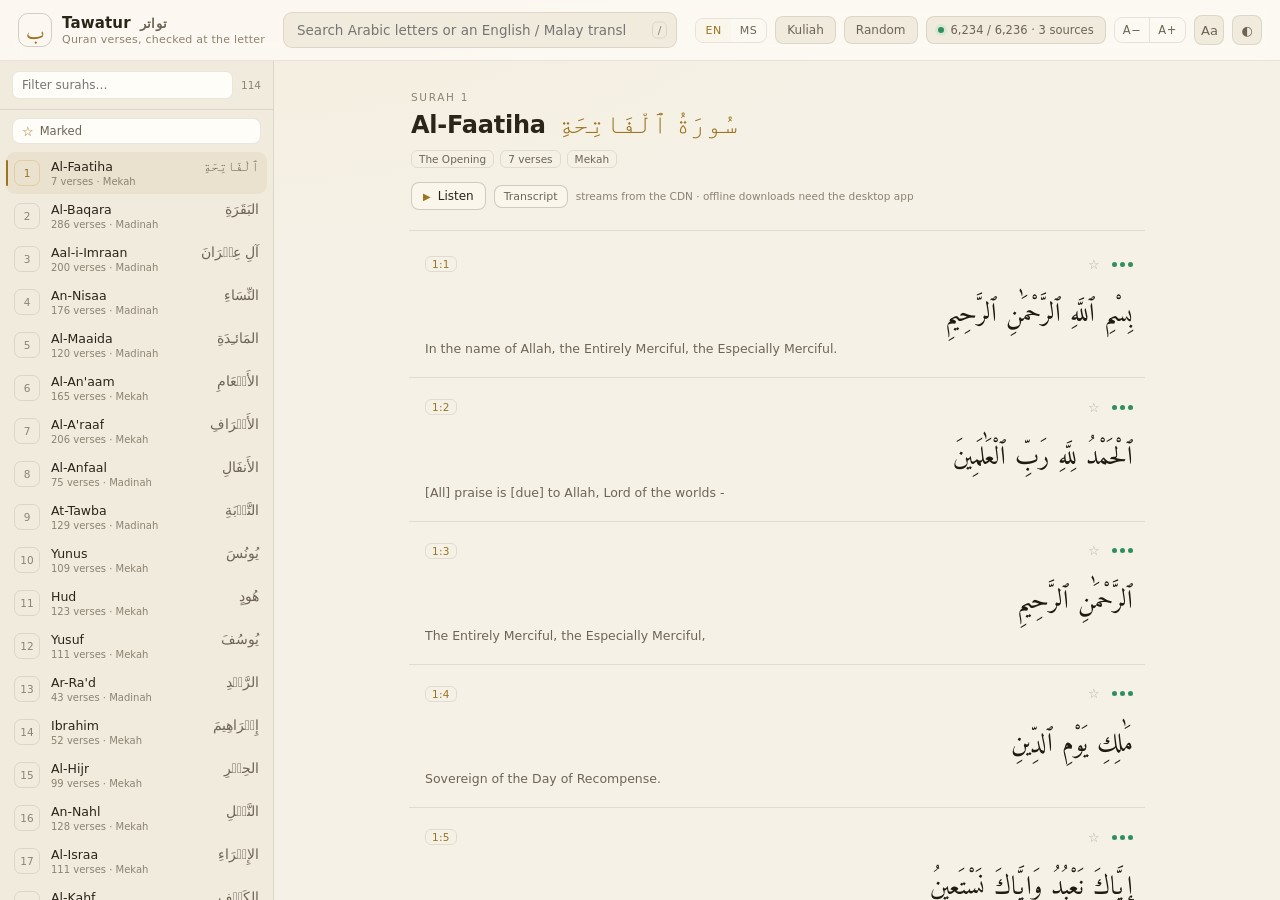
<file: index.html>
<!DOCTYPE html>
<html lang="en" data-theme="dark">
<head>
<meta charset="utf-8">
<meta name="viewport" content="width=device-width, initial-scale=1">
<meta name="theme-color" content="#0e1116">
<link rel="manifest" href="manifest.webmanifest">
<link rel="icon" href="static/icon.svg" type="image/svg+xml">
<title>Tawatur — the verse, checked at the letter</title>
<meta name="description" content="Pick any verse of the Quran and see it verified letter-for-letter against three published Uthmani editions. Free to use, no account, nothing to install.">
<link rel="stylesheet" href="static/style.css?v=b5572b8e38">
</head>
<body>
  <header class="top">
    <button id="menuBtn" class="icon menu-btn" aria-label="Browse surahs" aria-expanded="false" title="Browse surahs">☰</button>
    <div class="brand">
      <span class="brand-mark" aria-hidden="true">ب</span>
      <div class="brand-text">
        <h1>Tawatur <span class="brand-ar">تواتر</span></h1>
        <p>Quran verses, checked at the letter</p>
      </div>
    </div>

    <div class="search">
      <input id="q" type="search" autocomplete="off" spellcheck="false"
             placeholder="Search Arabic letters or an English / Malay translation…"
             aria-label="Search the Quran">
      <kbd>/</kbd>
    </div>

    <div class="top-actions">
      <div class="seg" id="langSeg" role="group" aria-label="Translation language">
        <button data-lang="en" class="on">EN</button>
        <button data-lang="ms">MS</button>
      </div>
      <button id="guidesBtn" class="ghost" title="Kuliah, khutbah &amp; panduan solat sunat">Kuliah</button>
      <button id="randomBtn" class="ghost" title="Jump to a random verse">Random</button>
      <button id="statusBtn" class="pill" title="Corpus integrity report">
        <span class="dot ok"></span><span id="statusLabel">checking…</span>
      </button>
      <div class="seg size-seg" role="group" aria-label="Arabic text size">
        <button id="verseMinus" title="Smaller Arabic text" aria-label="Smaller Arabic text">A−</button>
        <button id="versePlus" title="Larger Arabic text" aria-label="Larger Arabic text">A+</button>
      </div>
      <div class="reading-wrap" id="readingWrap">
        <button id="readingBtn" class="icon" title="Reading preferences" aria-label="Reading preferences" aria-expanded="false" aria-controls="readingPanel">Aa</button>
        <div class="reading-panel" id="readingPanel" role="dialog" aria-label="Reading preferences" hidden>
          <div class="rp-head">
            <h2>Reading</h2>
            <button class="icon" id="readingClose" aria-label="Close reading preferences">✕</button>
          </div>
          <div class="rp-row">
            <label class="rp-label" for="trSize">Translation size</label>
            <span class="rp-val" id="trSizeVal">12.5 px</span>
          </div>
          <input id="trSize" class="rp-range" type="range" min="12" max="20" step="0.5" value="12.5" aria-label="Translation text size">

          <div class="rp-row"><label class="rp-label" for="arabicFont">Arabic typeface</label></div>
          <select id="arabicFont" class="rp-select" aria-label="Arabic typeface">
            <option value="amiri">Amiri Quran</option>
            <option value="serif">System serif</option>
          </select>

          <div class="rp-row"><span class="rp-label" id="trShowLabel">Translation</span></div>
          <div class="seg rp-seg" role="group" aria-labelledby="trShowLabel">
            <button data-tr="show" class="on">Show</button>
            <button data-tr="hide">Hide</button>
          </div>

          <div class="rp-row"><label class="rp-label" for="surahSort">Surah order</label></div>
          <select id="surahSort" class="rp-select" aria-label="Surah order">
            <option value="canonical">Canonical</option>
            <option value="name">Name A–Z</option>
            <option value="long">Longest first</option>
            <option value="short">Shortest first</option>
          </select>

          <div class="rp-row"><span class="rp-label" id="followLabel">Follow recitation</span></div>
          <div class="seg rp-seg" role="group" aria-labelledby="followLabel">
            <button data-follow="on">On</button>
            <button data-follow="off" class="on">Off</button>
          </div>

          <div class="rp-foot">
            <span class="rp-hint">Saved on this device only.</span>
            <button id="readingReset" class="ghost rp-reset">Reset</button>
          </div>
        </div>
      </div>
      <button id="themeBtn" class="icon" title="Light / dark" aria-label="Toggle theme">◐</button>
    </div>
  </header>

  <div class="workspace" id="workspace">
    <aside class="sidebar">
      <div class="side-head">
        <input id="surahFilter" type="search" placeholder="Filter surahs…" autocomplete="off" aria-label="Filter surahs">
        <span class="count" id="surahCount"></span>
      </div>
      <button id="marksBtn" class="side-marks" aria-pressed="false" title="Show only the verses you bookmarked">
        <span class="star" aria-hidden="true">☆</span> Marked
        <span class="count" id="marksCount"></span>
      </button>
      <nav id="surahList" class="surah-list" aria-label="Surahs"></nav>
    </aside>

    <main class="reader" id="reader">
      <div class="reader-inner" id="readerInner">
        <div class="empty">Loading the corpus…</div>
      </div>
    </main>

    <aside class="inspector" id="inspector" aria-label="Verse verification" hidden>
      <div class="insp-inner" id="inspInner"></div>
    </aside>
  </div>

  <div class="modal" id="statusModal" hidden>
    <div class="modal-card" role="dialog" aria-modal="true" aria-labelledby="statusTitle">
      <div class="modal-head">
        <h2 id="statusTitle">How these verses are verified</h2>
        <button class="icon" id="statusClose" aria-label="Close">✕</button>
      </div>
      <div id="statusBody" class="modal-body"></div>
    </div>
  </div>

  <div class="modal" id="guidesModal" hidden>
    <div class="modal-card wide" role="dialog" aria-modal="true" aria-labelledby="guidesTitle">
      <div class="modal-head">
        <h2 id="guidesTitle">Kuliah &amp; Panduan</h2>
        <div class="g-tabs" id="guidesTabs" role="tablist">
          <button data-gtab="khutbah" role="tab" class="on">Kuliah &amp; Ceramah</button>
          <button data-gtab="solat" role="tab">Solat Sunat</button>
        </div>
        <button class="icon" id="guidesClose" aria-label="Tutup">✕</button>
      </div>
      <div id="guidesBody" class="modal-body guides-body"></div>
    </div>
  </div>

  <div id="toast" class="toast" hidden></div>

  <div class="player" id="player" hidden>
    <div class="p-controls">
      <button class="icon" id="pPrev" title="Previous verse" aria-label="Previous verse">⏮</button>
      <button class="playbtn" id="pPlay" aria-label="Play">▶</button>
      <button class="icon" id="pNext" title="Next verse" aria-label="Next verse">⏭</button>
    </div>
    <div class="p-meta">
      <div class="p-row"><span id="pRef" class="p-ref">—</span><span id="pSurah" class="p-surah"></span></div>
      <div class="p-row p-sub"><span id="pReciter"></span><span class="p-dot">·</span><span id="pState">ready</span></div>
    </div>
    <div class="p-track"><div class="p-fill" id="pFill"></div></div>
    <div class="p-time" id="pTime">0:00</div>
    <select id="pEdition" class="p-select" aria-label="Reciter"></select>
    <button class="icon" id="pClose" title="Close player" aria-label="Close player">✕</button>
  </div>

  <script src="static/site.js?v=b5572b8e38"></script>
  <script src="static/app.js?v=b5572b8e38"></script>
</body>
</html>
</file>
<file: static/style.css>
@font-face {
  font-family: "Amiri Quran";
  font-style: normal;
  font-weight: 400;
  font-display: swap;
  src: url("/static/fonts/amiri-quran-arabic.woff2") format("woff2");
  unicode-range: U+0600-06FF, U+0750-077F, U+0870-0891, U+0897-08E1, U+08E3-08FF,
    U+200C-200E, U+2010-2011, U+204F, U+2E41, U+FB50-FDFF, U+FE70-FE74, U+FE76-FEFC,
    U+10E60-10E7E;
}
@font-face {
  font-family: "Amiri Quran";
  font-style: normal;
  font-weight: 400;
  font-display: swap;
  src: url("/static/fonts/amiri-quran-latin.woff2") format("woff2");
  unicode-range: U+0000-00FF, U+0131, U+0152-0153, U+02BB-02BC, U+02C6, U+02DA,
    U+02DC, U+2000-206F, U+2122, U+2191, U+2193, U+2212, U+2215, U+FEFF, U+FFFD;
}

:root {
  color-scheme: dark;
  --bg: #0a0e13;
  --bg-2: #0c1218;
  --panel: #101821;
  --panel-2: #131c27;
  --line: rgba(255, 255, 255, 0.07);
  --line-strong: rgba(255, 255, 255, 0.13);
  --text: #e9e4da;
  --verse: #f4efe4;
  --muted: #8d97a6;
  --faint: #6a7483;
  --gold: #d8b25c;
  --gold-2: #e8c97e;
  --green: #5fcf95;
  --amber: #e8b04b;
  --red: #e0776b;
  --hover: rgba(255, 255, 255, 0.032);
  --sel: rgba(216, 178, 92, 0.07);
  --shadow: 0 18px 48px rgba(0, 0, 0, 0.45);
  --radius: 14px;
  --sans: "Inter", "Segoe UI", "Noto Sans", system-ui, sans-serif;
  --arabic: "Amiri Quran", "Noto Naskh Arabic", "Scheherazade New", serif;
  --arabic-ui: "Noto Naskh Arabic", "Noto Kufi Arabic", serif;
  /* Arabic reading size, set by the A−/A+ pair and remembered in localStorage.
     The leading rides along: see applyVerseSize() in app.js. */
  --verse-size: 26px;
  --verse-lh: 2.05;
}

html[data-theme="light"] {
  color-scheme: light;
  --bg: #f6f1e6;
  --bg-2: #f1ebdd;
  --panel: #fffdf8;
  --panel-2: #faf6ec;
  --line: rgba(38, 30, 18, 0.1);
  --line-strong: rgba(38, 30, 18, 0.2);
  --text: #2a2419;
  --verse: #1f1a12;
  --muted: #6d6455;
  --faint: #8b8271;
  --gold: #9a7420;
  --gold-2: #7d5c14;
  --green: #2f8f5f;
  --amber: #a57012;
  --red: #b0473a;
  --hover: rgba(38, 30, 18, 0.035);
  --sel: rgba(154, 116, 32, 0.08);
  --shadow: 0 18px 48px rgba(60, 45, 20, 0.16);
}

* { box-sizing: border-box; }

html, body {
  margin: 0;
  height: 100%;
  background: var(--bg);
  color: var(--text);
  font-family: var(--sans);
  font-size: 15px;
  -webkit-font-smoothing: antialiased;
}

body {
  display: flex;
  flex-direction: column;
  overflow: hidden;
  background-image: radial-gradient(1100px 500px at 15% -10%, rgba(216, 178, 92, 0.06), transparent 70%);
}

button, input { font: inherit; color: inherit; }
button { cursor: pointer; background: none; border: none; }
::selection { background: rgba(216, 178, 92, 0.28); }

/* ---------- header ---------- */

.top {
  display: flex;
  align-items: center;
  gap: 18px;
  padding: 12px 18px;
  border-bottom: 1px solid var(--line);
  background: color-mix(in oklab, var(--panel) 70%, transparent);
  backdrop-filter: blur(10px);
  z-index: 30;
}

.brand { display: flex; align-items: center; gap: 10px; min-width: 208px; }
.brand-mark {
  display: grid;
  place-items: center;
  width: 34px;
  height: 34px;
  border-radius: 10px;
  border: 1px solid var(--line-strong);
  color: var(--gold);
  font-family: var(--arabic);
  font-size: 20px;
  line-height: 1;
  padding-bottom: 4px;
}
.brand-text h1 {
  margin: 0;
  font-size: 15px;
  font-weight: 600;
  letter-spacing: 0.01em;
}
.brand-ar { font-family: var(--arabic-ui); font-size: 13px; color: var(--muted); margin-left: 4px; }
.brand-text p { margin: 1px 0 0; font-size: 11px; color: var(--faint); letter-spacing: 0.02em; }

.search { position: relative; flex: 1; max-width: 560px; }
.search input {
  width: 100%;
  padding: 9px 36px 9px 13px;
  border-radius: 9px;
  border: 1px solid var(--line);
  background: var(--bg-2);
  font-size: 13.5px;
  outline: none;
  transition: border-color 0.15s, box-shadow 0.15s;
}
.search input:focus { border-color: var(--gold); box-shadow: 0 0 0 3px rgba(216, 178, 92, 0.12); }
.search kbd {
  position: absolute;
  right: 10px;
  top: 50%;
  transform: translateY(-50%);
  font-family: var(--sans);
  font-size: 11px;
  color: var(--faint);
  border: 1px solid var(--line);
  border-radius: 5px;
  padding: 1px 5px;
}

.top-actions { display: flex; align-items: center; gap: 8px; margin-left: auto; }

.seg { display: flex; border: 1px solid var(--line); border-radius: 8px; overflow: hidden; }
.seg button {
  padding: 5px 9px;
  font-size: 11px;
  letter-spacing: 0.05em;
  color: var(--muted);
}
.seg button.on { background: var(--panel-2); color: var(--gold); }

.ghost, .pill, .icon {
  border: 1px solid var(--line);
  border-radius: 8px;
  background: var(--bg-2);
  color: var(--muted);
  transition: color 0.15s, border-color 0.15s, background 0.15s;
}
.ghost { padding: 6px 11px; font-size: 12px; }
.pill { display: flex; align-items: center; gap: 7px; padding: 6px 11px; font-size: 11.5px; }
.ghost:hover, .pill:hover, .icon:hover { color: var(--text); border-color: var(--line-strong); }
.icon { width: 30px; height: 30px; display: grid; place-items: center; font-size: 13px; }
.size-seg button { padding: 5px 8px; font-size: 11.5px; font-variant-numeric: tabular-nums; }
.size-seg button + button { border-left: 1px solid var(--line); }
.size-seg button:disabled { opacity: 0.35; cursor: default; }

/* ---------- reading preferences popover ---------- */

/* Anchored to its Aa button, so the header never reflows when it opens. */
.reading-wrap { position: relative; }
.reading-panel {
  position: absolute;
  top: calc(100% + 10px);
  right: 0;
  width: min(272px, calc(100vw - 24px));
  padding: 11px 13px 12px;
  background: var(--panel);
  border: 1px solid var(--line-strong);
  border-radius: 12px;
  box-shadow: var(--shadow);
  z-index: 45;
}
.reading-panel[hidden] { display: none; }
.rp-head { display: flex; align-items: center; justify-content: space-between; margin: 0 0 4px; }
.rp-head h2 { margin: 0; font-size: 12.5px; font-weight: 600; letter-spacing: 0.04em; }
.rp-head .icon {
  width: 24px; height: 24px;
  font-size: 11px;
  background: none;
  border-color: transparent;
}
.rp-row { display: flex; align-items: baseline; justify-content: space-between; gap: 8px; margin: 11px 0 5px; }
.rp-label { font-size: 11px; color: var(--muted); }
.rp-val { font-size: 10.5px; color: var(--faint); font-variant-numeric: tabular-nums; }
.rp-range { width: 100%; margin: 0; accent-color: var(--gold); height: 18px; }
.rp-select {
  width: 100%;
  padding: 5px 8px;
  font-size: 12px;
  color: var(--text);
  background: var(--bg-2);
  border: 1px solid var(--line);
  border-radius: 7px;
  outline: none;
}
.rp-select:focus { border-color: var(--gold); }
.rp-seg { width: 100%; }
.rp-seg button { flex: 1; padding: 5px 6px; }
.rp-foot {
  display: flex;
  align-items: center;
  justify-content: space-between;
  gap: 8px;
  margin-top: 13px;
  padding-top: 10px;
  border-top: 1px solid var(--line);
}
.rp-hint { font-size: 10px; color: var(--faint); }
.rp-reset { padding: 4px 9px; font-size: 11px; }

/* Hidden translation keeps verse numbers, Arabic and the card's rhythm, so a
   reader can drop the English/Malay without the page jumping. */
html[data-trans="hide"] .verse-tr { display: none; }

/* Very narrow windows: the header action row has more controls than 360px of
   width, so let it take a second line instead of pushing the last buttons
   off-screen, and cap the panel so it cannot run past the viewport.
   (Fixed positioning is not available here: .top has a backdrop-filter, which
   makes it the containing block for fixed children.) */
@media (max-width: 560px) {
  .top-actions { flex-wrap: wrap; justify-content: flex-end; row-gap: 8px; }
  .reading-panel {
    top: calc(100% + 8px);
    right: 0;
    max-height: calc(100vh - 220px);
    overflow-y: auto;
  }
}

.dot { width: 6px; height: 6px; border-radius: 50%; background: var(--faint); flex: none; }
.dot.ok { background: var(--green); box-shadow: 0 0 0 3px rgba(95, 207, 149, 0.14); }
.dot.warn { background: var(--amber); }
.dot.bad { background: var(--red); }

/* ---------- workspace ---------- */

.workspace {
  flex: 1;
  min-height: 0;
  display: grid;
  grid-template-columns: 274px minmax(0, 1fr);
}
.workspace.with-inspector { grid-template-columns: 274px minmax(0, 1fr) 404px; }

.sidebar {
  border-right: 1px solid var(--line);
  display: flex;
  flex-direction: column;
  min-height: 0;
  background: var(--bg-2);
}
.side-head {
  display: flex;
  align-items: center;
  gap: 8px;
  padding: 10px 12px;
  border-bottom: 1px solid var(--line);
}
.side-head input {
  flex: 1;
  min-width: 0;
  padding: 6px 9px;
  font-size: 12px;
  border-radius: 7px;
  border: 1px solid var(--line);
  background: var(--panel);
  outline: none;
}
.side-head input:focus { border-color: var(--gold); }
.side-head .count { font-size: 10.5px; color: var(--faint); font-variant-numeric: tabular-nums; }

/* Bookmark list toggle: a row of its own, so it reads as a mode, not a filter. */
.side-marks {
  display: flex;
  align-items: center;
  gap: 6px;
  margin: 8px 12px 2px;
  padding: 5px 9px;
  border: 1px solid var(--line);
  border-radius: 8px;
  background: var(--panel);
  color: var(--muted);
  font-size: 11.5px;
  text-align: left;
}
.side-marks:hover { color: var(--text); border-color: var(--line-strong); }
.side-marks.on { color: var(--gold-2); border-color: color-mix(in oklab, var(--gold) 45%, transparent); }
.side-marks .star { color: var(--gold); font-size: 13px; line-height: 1; }
.side-marks .count { margin-left: auto; color: var(--faint); font-variant-numeric: tabular-nums; }
.side-empty { padding: 14px 10px; color: var(--faint); font-size: 11.5px; line-height: 1.5; }

.surah-list { overflow-y: auto; padding: 6px; min-height: 0; }
.surah-row {
  display: grid;
  grid-template-columns: 28px minmax(0, 1fr);
  gap: 9px;
  align-items: center;
  padding: 7px 8px;
  border-radius: 9px;
  cursor: pointer;
  position: relative;
}
.surah-row:hover { background: var(--hover); }
.mark-row { grid-template-columns: 54px minmax(0, 1fr); }
.mark-num { font-size: 10px; padding: 1px 4px; }
.surah-row.on { background: var(--sel); }
.surah-row.on::before {
  content: "";
  position: absolute;
  left: 0; top: 8px; bottom: 8px;
  width: 2px;
  border-radius: 2px;
  background: var(--gold);
}
.surah-num {
  display: grid;
  place-items: center;
  width: 26px; height: 26px;
  border: 1px solid var(--line);
  border-radius: 7px;
  font-size: 10.5px;
  color: var(--faint);
  font-variant-numeric: tabular-nums;
}
.surah-row.on .surah-num { color: var(--gold); border-color: rgba(216, 178, 92, 0.4); }
.surah-names { display: flex; align-items: baseline; justify-content: space-between; gap: 8px; min-width: 0; }
.surah-en { font-size: 12.5px; white-space: nowrap; overflow: hidden; text-overflow: ellipsis; }
.surah-ar { font-family: var(--arabic-ui); font-size: 14px; color: var(--muted); flex: none; }
.surah-sub { font-size: 10px; color: var(--faint); margin-top: 1px; }

/* ---------- reader ---------- */

.reader { overflow-y: auto; min-height: 0; scroll-behavior: smooth; }
.reader-inner { max-width: 780px; margin: 0 auto; padding: 0 22px 80px; }

.surah-head { padding: 30px 2px 20px; border-bottom: 1px solid var(--line); margin-bottom: 4px; }
.surah-head .eyebrow {
  font-size: 10.5px;
  letter-spacing: 0.16em;
  text-transform: uppercase;
  color: var(--faint);
}
.surah-head h2 {
  margin: 6px 0 2px;
  font-size: 24px;
  font-weight: 600;
  letter-spacing: -0.01em;
  display: flex;
  align-items: baseline;
  gap: 12px;
}
.surah-head h2 .ar { font-family: var(--arabic-ui); font-size: 27px; color: var(--gold); font-weight: 400; }
.surah-tags { display: flex; gap: 6px; margin-top: 10px; flex-wrap: wrap; }
.tag {
  font-size: 10.5px;
  color: var(--muted);
  border: 1px solid var(--line);
  border-radius: 6px;
  padding: 2px 7px;
}
.bismillah {
  font-family: var(--arabic);
  font-size: 21px;
  text-align: center;
  color: var(--gold-2);
  margin: 18px 0 2px;
  line-height: 2;
}

.verse {
  position: relative;
  padding: 18px 12px 18px 16px;
  border-bottom: 1px solid var(--line);
  cursor: pointer;
  transition: background 0.12s;
}
.verse:hover { background: var(--hover); }
.verse.sel { background: var(--sel); }
.verse.sel::before {
  content: "";
  position: absolute;
  left: 0; top: 12px; bottom: 12px;
  width: 3px;
  border-radius: 3px;
  background: var(--gold);
}
.verse-top { display: flex; align-items: center; gap: 8px; margin-bottom: 4px; }
.ref {
  font-size: 10.5px;
  font-variant-numeric: tabular-nums;
  letter-spacing: 0.03em;
  color: var(--gold);
  border: 1px solid var(--line);
  border-radius: 6px;
  padding: 1px 6px;
}
.verse-top .spacer { flex: 1; }
.verse-ar {
  font-family: var(--arabic-read, var(--arabic));
  font-size: var(--verse-size);
  line-height: var(--verse-lh);
  direction: rtl;
  text-align: right;
  color: var(--verse);
  word-spacing: 1px;
}
.verse-tr {
  margin-top: 7px;
  font-size: var(--tr-size, 12.5px);
  line-height: 1.6;
  color: var(--muted);
  max-width: 62ch;
}
.verse-tr .who { color: var(--faint); font-size: 10.5px; letter-spacing: 0.03em; }

.cons { display: inline-flex; gap: 3px; align-items: center; }
.cons i { width: 5px; height: 5px; border-radius: 50%; background: var(--faint); opacity: 0.5; }
.cons i.on { background: var(--green); opacity: 1; }
.cons i.miss { background: var(--amber); opacity: 1; }

/* search results */
.results-head {
  display: flex;
  align-items: baseline;
  justify-content: space-between;
  padding: 22px 2px 12px;
  border-bottom: 1px solid var(--line);
}
.results-head h2 { margin: 0; font-size: 15px; font-weight: 600; }
.results-head span { font-size: 11px; color: var(--faint); }
.result { padding: 13px 12px 13px 16px; border-bottom: 1px solid var(--line); cursor: pointer; border-radius: 0; }
.result:hover { background: var(--hover); }
.result .r-top { display: flex; gap: 8px; align-items: center; font-size: 11px; color: var(--muted); }
.result .r-ar { font-family: var(--arabic); direction: rtl; text-align: right; font-size: 19px; line-height: 1.9; margin-top: 4px; }
.result .r-tr { font-size: 12px; color: var(--muted); margin-top: 4px; line-height: 1.5; }

.empty { padding: 60px 20px; text-align: center; color: var(--faint); font-size: 13px; }

/* ---------- inspector ---------- */

.inspector {
  border-left: 1px solid var(--line);
  background: var(--panel);
  overflow-y: auto;
  min-height: 0;
}
.insp-inner { padding: 0 0 60px; }
.insp-bar {
  position: sticky;
  top: 0;
  display: flex;
  align-items: center;
  gap: 8px;
  padding: 10px 14px;
  background: color-mix(in oklab, var(--panel) 88%, transparent);
  backdrop-filter: blur(8px);
  border-bottom: 1px solid var(--line);
  z-index: 5;
}
.insp-bar .label { font-size: 11px; letter-spacing: 0.12em; text-transform: uppercase; color: var(--faint); }
.insp-bar .spacer { flex: 1; }
.insp-nav { display: flex; gap: 4px; }
.insp-nav button {
  width: 26px; height: 26px;
  border: 1px solid var(--line);
  border-radius: 7px;
  color: var(--muted);
  display: grid; place-items: center;
}
.insp-nav button:hover { color: var(--text); border-color: var(--line-strong); }

.insp-body { padding: 16px 18px 0; }
.insp-ref { font-size: 12px; color: var(--gold); letter-spacing: 0.04em; }
.insp-ar {
  font-family: var(--arabic);
  font-size: calc(var(--verse-size) * 0.81);
  line-height: var(--verse-lh);
  direction: rtl;
  text-align: right;
  color: var(--verse);
  margin: 10px 0 4px;
}
.insp-tr { font-size: 12.5px; line-height: 1.65; color: var(--muted); margin-top: 10px; }
.insp-tr .who { display: block; font-size: 10px; color: var(--faint); margin-top: 5px; letter-spacing: 0.03em; }

.panel {
  border: 1px solid var(--line);
  border-radius: 12px;
  margin-top: 16px;
  overflow: hidden;
}
.panel-head {
  display: flex;
  align-items: center;
  gap: 8px;
  padding: 10px 12px;
  background: var(--panel-2);
  border-bottom: 1px solid var(--line);
  font-size: 11.5px;
  letter-spacing: 0.04em;
}
.panel-head .t { color: var(--muted); text-transform: uppercase; font-size: 10px; letter-spacing: 0.12em; }
.badge {
  margin-left: auto;
  font-size: 10.5px;
  padding: 2px 8px;
  border-radius: 999px;
  border: 1px solid transparent;
}
.badge.inline { margin-left: 10px; }
.badge.good { color: var(--green); background: color-mix(in oklab, var(--green) 12%, transparent); border-color: color-mix(in oklab, var(--green) 30%, transparent); }
.badge.warn { color: var(--amber); background: color-mix(in oklab, var(--amber) 12%, transparent); border-color: color-mix(in oklab, var(--amber) 32%, transparent); }

.src {
  border-bottom: 1px solid var(--line);
  padding: 9px 12px;
}
.src:last-child { border-bottom: none; }
.src-head { display: flex; align-items: center; gap: 7px; font-size: 12px; }
.src-head .nm { color: var(--text); }
.src-head .ed { color: var(--faint); font-size: 10.5px; }
.src-head .st { margin-left: auto; font-size: 10.5px; color: var(--green); }
.src-head .st.bad { color: var(--amber); }
.src-head .st.err { color: var(--red); }
.src-toggle {
  margin-left: 2px;
  width: 20px; height: 20px;
  border-radius: 5px;
  color: var(--faint);
  font-size: 10px;
  display: grid; place-items: center;
}
.src-toggle:hover { color: var(--text); background: var(--hover); }
.src-text {
  display: none;
  font-family: var(--arabic);
  direction: rtl;
  text-align: right;
  font-size: 17px;
  line-height: 2;
  color: var(--muted);
  padding: 6px 2px 2px;
}
.src.open .src-text { display: block; }
.src-text mark {
  background: color-mix(in oklab, var(--amber) 26%, transparent);
  color: var(--verse);
  border-radius: 3px;
  padding: 0 2px;
}
.src-note { font-size: 10.5px; color: var(--faint); padding: 2px 2px 0; }
.diff-note {
  margin: 10px 12px 12px;
  padding: 8px 10px;
  border-left: 2px solid var(--amber);
  background: color-mix(in oklab, var(--amber) 7%, transparent);
  font-size: 11px;
  line-height: 1.5;
  color: var(--muted);
  border-radius: 0 6px 6px 0;
}

.insp-actions { display: flex; gap: 8px; margin-top: 16px; flex-wrap: wrap; }
.btn {
  border: 1px solid var(--line-strong);
  border-radius: 8px;
  padding: 7px 12px;
  font-size: 12px;
  color: var(--text);
  background: var(--panel-2);
  transition: border-color 0.15s, color 0.15s;
}
.btn:hover { border-color: var(--gold); color: var(--gold-2); }
.btn.primary { background: var(--gold); border-color: var(--gold); color: #16120a; font-weight: 600; }
.btn.primary:hover { background: var(--gold-2); color: #16120a; }
.btn[disabled] { opacity: 0.55; cursor: default; }
.live-out { margin-top: 12px; font-size: 11.5px; color: var(--muted); line-height: 1.6; }
.live-out .ok { color: var(--green); }
.live-out .bad { color: var(--amber); }
.live-out .err { color: var(--red); }

/* ---------- modal ---------- */

.modal {
  position: fixed;
  inset: 0;
  background: rgba(4, 7, 10, 0.62);
  backdrop-filter: blur(4px);
  display: grid;
  place-items: center;
  padding: 24px;
  z-index: 60;
}
.modal[hidden] { display: none; }
.modal-card {
  width: min(760px, 100%);
  max-height: 86vh;
  overflow: hidden;
  display: flex;
  flex-direction: column;
  background: var(--panel);
  border: 1px solid var(--line-strong);
  border-radius: 16px;
  box-shadow: var(--shadow);
}
.modal-head {
  display: flex;
  align-items: center;
  padding: 16px 18px;
  border-bottom: 1px solid var(--line);
}
.modal-head h2 { margin: 0; font-size: 15px; font-weight: 600; }
.modal-head .icon { margin-left: auto; }
.modal-body { padding: 18px; overflow-y: auto; font-size: 12.5px; line-height: 1.65; color: var(--muted); }
.modal-body h3 {
  font-size: 10.5px;
  letter-spacing: 0.14em;
  text-transform: uppercase;
  color: var(--faint);
  margin: 20px 0 8px;
  font-weight: 600;
}
.modal-body h3:first-child { margin-top: 0; }
.modal-body a { color: var(--gold); text-decoration: none; }
.modal-body a:hover { text-decoration: underline; }
.checks { display: grid; gap: 4px; }
.check { display: flex; gap: 8px; align-items: flex-start; }
.check .tick { color: var(--green); font-size: 11px; line-height: 1.7; }
.check.fail .tick { color: var(--red); }
.check .detail { color: var(--faint); }
.src-table { width: 100%; border-collapse: collapse; font-size: 12px; }
.src-table td { padding: 7px 8px; border-top: 1px solid var(--line); vertical-align: top; }
.src-table td:first-child { color: var(--text); white-space: nowrap; }
.mono { font-family: ui-monospace, "JetBrains Mono", monospace; font-size: 11px; color: var(--faint); word-break: break-all; }
.variant-row { display: flex; gap: 8px; align-items: baseline; padding: 5px 0; }
.variant-row button { color: var(--gold); font-size: 12px; padding: 0; }
.disclaimer { font-size: 11px; color: var(--faint); line-height: 1.6; margin-top: 18px; border-top: 1px solid var(--line); padding-top: 14px; }

/* ---------- toast ---------- */

.toast {
  position: fixed;
  left: 50%;
  bottom: 26px;
  transform: translateX(-50%);
  background: var(--panel-2);
  border: 1px solid var(--line-strong);
  border-radius: 9px;
  padding: 8px 14px;
  font-size: 12px;
  color: var(--text);
  box-shadow: var(--shadow);
  z-index: 80;
}
.toast[hidden] { display: none; }

/* ---------- scrollbars ---------- */

.reader::-webkit-scrollbar, .sidebar ::-webkit-scrollbar, .inspector::-webkit-scrollbar,
.surah-list::-webkit-scrollbar, .modal-body::-webkit-scrollbar { width: 9px; }
.reader::-webkit-scrollbar-thumb, .surah-list::-webkit-scrollbar-thumb,
.inspector::-webkit-scrollbar-thumb, .modal-body::-webkit-scrollbar-thumb {
  background: var(--line-strong);
  border-radius: 9px;
  border: 2px solid transparent;
  background-clip: content-box;
}

/* ---------- responsive ---------- */

/* Only shown once the surah column becomes a drawer (see <=900px below). */
.menu-btn { display: none; }

@media (max-width: 1240px) {
  .workspace.with-inspector { grid-template-columns: 250px minmax(0, 1fr); }
  .inspector {
    position: fixed;
    top: 59px;
    right: 0;
    bottom: 0;
    width: min(420px, 94vw);
    box-shadow: var(--shadow);
    z-index: 40;
  }
}
@media (max-width: 900px) {
  .workspace, .workspace.with-inspector { grid-template-columns: 1fr; }
  .sidebar { display: none; }
  .brand-text p { display: none; }
  .search kbd { display: none; }

  /* The header becomes two rows so the search field keeps its full width. */
  .top { flex-wrap: wrap; gap: 8px 10px; padding: 10px 12px; }
  .brand { min-width: 0; flex: 1; }
  .menu-btn { display: inline-grid; place-items: center; }
  .search { order: 3; flex: 1 0 100%; max-width: none; }

  /* The surah list becomes a drawer: there is no room for a column, and a
     phone reader still needs to reach all 114. */
  .sidebar.open {
    display: flex;
    position: fixed;
    top: 0;
    left: 0;
    bottom: 0;
    width: min(330px, 88vw);
    z-index: 60;
    box-shadow: 0 0 0 100vmax rgba(0, 0, 0, 0.45), var(--shadow);
  }
}

/* Short laptop viewports: keep the verdict and the source list in reach. */
@media (max-height: 800px) and (min-width: 1241px) {
  .insp-ar { font-size: calc(var(--verse-size) * 0.73); line-height: calc(var(--verse-lh) * 0.9); }
  .insp-tr { font-size: 11.5px; line-height: 1.5; }
  .insp-body { padding-top: 12px; }
  .verse-ar { font-size: calc(var(--verse-size) * 0.92); line-height: calc(var(--verse-lh) * 0.95); }
}

/* ---------- surah audio controls ---------- */

.surah-actions { display: flex; gap: 8px; align-items: center; margin-top: 14px; flex-wrap: wrap; }
.audio-btn {
  display: inline-flex;
  align-items: center;
  gap: 7px;
  padding: 6px 11px;
  border: 1px solid var(--line-strong);
  border-radius: 8px;
  font-size: 12px;
  color: var(--text);
  background: var(--panel-2);
  transition: border-color 0.15s, color 0.15s;
}
.audio-btn:hover { border-color: var(--gold); color: var(--gold-2); }
.audio-btn .glyph { font-size: 10px; color: var(--gold); }
.audio-btn.small { font-size: 11px; padding: 4px 9px; color: var(--muted); }
.audio-btn[disabled] { opacity: 0.6; cursor: default; }
.audio-hint { font-size: 10.5px; color: var(--faint); }

/* ---------- player bar ---------- */

.player {
  display: grid;
  grid-template-columns: auto minmax(140px, 1.1fr) minmax(120px, 2fr) auto auto auto;
  align-items: center;
  gap: 14px;
  padding: 9px 16px;
  border-top: 1px solid var(--line-strong);
  background: color-mix(in oklab, var(--panel) 92%, transparent);
  backdrop-filter: blur(12px);
  z-index: 45;
}
.player[hidden] { display: none; }
.p-controls { display: flex; align-items: center; gap: 6px; }
.playbtn {
  width: 34px; height: 34px;
  border-radius: 50%;
  background: var(--gold);
  color: #16120a;
  font-size: 12px;
  display: grid; place-items: center;
  border: none;
}
.playbtn:hover { background: var(--gold-2); }
.p-meta { min-width: 0; }
.p-row { display: flex; align-items: baseline; gap: 7px; }
.p-ref { font-size: 12px; color: var(--gold); font-variant-numeric: tabular-nums; }
.p-surah { font-size: 12px; color: var(--text); white-space: nowrap; overflow: hidden; text-overflow: ellipsis; }
.p-sub { font-size: 10.5px; color: var(--faint); margin-top: 2px; }
.p-dot { color: var(--faint); }
.p-track { height: 3px; background: var(--line); border-radius: 3px; overflow: hidden; }
.p-fill { height: 100%; width: 0%; background: var(--gold); transition: width 0.15s linear; }
.p-time { font-size: 11px; color: var(--faint); font-variant-numeric: tabular-nums; min-width: 34px; text-align: right; }
.p-select {
  font-size: 11px;
  padding: 5px 8px;
  border-radius: 7px;
  border: 1px solid var(--line);
  background: var(--bg-2);
  color: var(--muted);
  max-width: 170px;
}

/* verse being recited: the transcript follows the audio */
.verse.playing { background: color-mix(in oklab, var(--gold) 9%, transparent); }
.verse.playing::before {
  content: "";
  position: absolute;
  left: 0; top: 10px; bottom: 10px;
  width: 3px;
  border-radius: 3px;
  background: var(--gold-2);
  box-shadow: 0 0 12px rgba(216, 178, 92, 0.5);
}
.verse.playing .ref { color: #16120a; background: var(--gold); border-color: var(--gold); }
.verse-play {
  opacity: 0;
  width: 20px; height: 20px;
  border-radius: 5px;
  color: var(--muted);
  font-size: 9px;
  display: grid; place-items: center;
  transition: opacity 0.12s;
}
.verse:hover .verse-play, .verse:focus-within .verse-play, .verse.playing .verse-play { opacity: 1; }
.verse-play:hover { color: var(--gold); background: var(--hover); }
.verse-mark {
  width: 22px;
  height: 22px;
  border-radius: 5px;
  color: var(--faint);
  font-size: 13px;
  line-height: 1;
  display: grid;
  place-items: center;
  opacity: 0.6;
  transition: color 0.12s, opacity 0.12s, background 0.12s;
}
.verse:hover .verse-mark, .verse:focus-within .verse-mark, .verse-mark.on { opacity: 1; }
.verse-mark:hover { color: var(--gold); background: var(--hover); }
.verse-mark.on { color: var(--gold); }
body.has-player .reader-inner { padding-bottom: 120px; }

/* Touch and narrow screens have no hover: the per-verse controls must be visible on
   their own, and big enough to hit with a thumb. Desktop keeps the hover-reveal.
   Width is included because a coarse-pointer media query is not reliably reported
   by every browser or every emulator, and a 390px window is a phone either way. */
@media (pointer: coarse), (max-width: 900px) {
  .verse:hover .verse-play,
  .verse .verse-play { opacity: 1; }
  .verse-play,
  .verse-mark { width: 36px; height: 36px; font-size: 14px; }
  .verse .verse-head, .verse-head { gap: 6px; }
  .seg button { min-height: 34px; }
  .icon { min-width: 34px; min-height: 34px; }
  .audio-btn.small { min-height: 34px; }
}

@media (max-width: 900px) {
  .player { grid-template-columns: auto 1fr auto auto; gap: 10px; }
  .p-track, .p-time { display: none; }
  .p-select { max-width: 120px; }
}

body.has-player .toast { bottom: 84px; }
@media (max-width: 1240px) {
  body.has-player .inspector { bottom: 58px; }
}

.surah-dl { color: var(--gold); font-size: 9px; margin-left: 5px; opacity: 0.85; }


/* ---------- guides: kuliah + solat sunat ---------- */

.modal-card.wide { width: min(980px, 100%); }
.guides-body { padding: 0; }

.g-tabs { display: flex; gap: 4px; margin-left: 18px; }
.g-tabs button {
  padding: 6px 12px;
  border-radius: 7px;
  border: 1px solid transparent;
  color: var(--muted);
  font-size: 12px;
  transition: color 0.15s, background 0.15s, border-color 0.15s;
}
.g-tabs button:hover { color: var(--text); }
.g-tabs button.on { background: var(--panel-2); border-color: var(--line-strong); color: var(--gold); }

.g-intro {
  display: flex;
  align-items: flex-start;
  gap: 12px;
  padding: 14px 18px;
  border-bottom: 1px solid var(--line);
  font-size: 11.5px;
  line-height: 1.6;
  color: var(--faint);
  background: var(--bg-2);
}
.g-intro strong { color: var(--text); font-weight: 600; }
.g-intro a { white-space: nowrap; margin-left: auto; }

.g-toolbar { display: flex; align-items: center; gap: 10px; padding: 14px 18px 8px; }
.g-search {
  flex: 1 1 220px;
  min-width: 0;
  padding: 8px 11px;
  border: 1px solid var(--line);
  border-radius: 8px;
  background: var(--bg-2);
  color: var(--text);
  font-size: 12.5px;
}
.g-search:focus { outline: none; border-color: var(--gold); }
.g-count { font-size: 11px; color: var(--faint); white-space: nowrap; }

.g-chips { display: flex; flex-wrap: wrap; gap: 6px; padding: 0 18px 12px; }
.g-chip {
  display: inline-flex;
  align-items: center;
  gap: 6px;
  padding: 5px 10px;
  border: 1px solid var(--line);
  border-radius: 999px;
  background: var(--bg-2);
  color: var(--muted);
  font-size: 11.5px;
}
.g-chip:hover { color: var(--text); border-color: var(--line-strong); }
.g-chip.on { border-color: var(--gold); color: var(--gold-2); background: var(--sel); }
.g-chip .n { color: var(--faint); font-size: 10.5px; }
.g-chip.on .n { color: var(--gold); }

.g-list { display: grid; gap: 1px; padding: 0 12px 18px; }
.g-item {
  display: grid;
  grid-template-columns: 132px minmax(0, 1fr) auto;
  align-items: baseline;
  gap: 12px;
  padding: 11px 12px;
  border-radius: 9px;
  text-align: left;
  color: var(--text);
}
.g-item:hover { background: var(--hover); }
.g-item.on { background: var(--sel); }
.g-cat { font-size: 10px; letter-spacing: 0.06em; text-transform: uppercase; color: var(--faint); }
.g-title { font-size: 13px; line-height: 1.45; color: var(--verse); }
.g-meta { font-size: 11px; color: var(--faint); white-space: nowrap; }
.g-empty { padding: 22px 18px; color: var(--faint); font-size: 12.5px; }
/* Partial catalogue: the reasons, in the panel, where the reader is looking. */
.g-empty.g-warn {
  color: var(--muted);
  border-left: 2px solid var(--amber);
  background: color-mix(in oklab, var(--amber) 6%, transparent);
  border-radius: 0 8px 8px 0;
}
.g-warn ul { margin: 7px 0 0; padding-left: 18px; font-size: 11.5px; color: var(--faint); }
.g-warn li { margin: 2px 0; }

.g-player { border-bottom: 1px solid var(--line); background: #000; }
.g-frame { position: relative; width: 100%; aspect-ratio: 16 / 9; max-height: 46vh; }
.g-frame iframe { position: absolute; inset: 0; width: 100%; height: 100%; border: 0; }
.g-pmeta { padding: 11px 18px 13px; background: var(--bg-2); }
.g-ptitle { font-size: 13px; color: var(--verse); margin-bottom: 6px; }
.g-prow { display: flex; align-items: center; gap: 10px; flex-wrap: wrap; font-size: 11.5px; }
.g-prow a { color: var(--gold); }
.g-x {
  padding: 4px 9px;
  border: 1px solid var(--line);
  border-radius: 7px;
  color: var(--muted);
  font-size: 11px;
}
.g-x:hover { color: var(--text); border-color: var(--line-strong); }
.spacer { flex: 1 1 auto; }

.g-lead { margin: 16px 18px 4px; font-size: 12.5px; line-height: 1.65; color: var(--muted); }
.g-card {
  margin: 12px 18px;
  border: 1px solid var(--line);
  border-radius: 12px;
  background: var(--bg-2);
  overflow: hidden;
}
.g-card > summary {
  display: flex;
  align-items: center;
  gap: 10px;
  flex-wrap: wrap;
  padding: 13px 15px;
  cursor: pointer;
  list-style: none;
  border-bottom: 1px solid transparent;
}
.g-card[open] > summary { border-bottom-color: var(--line); }
.g-card > summary::-webkit-details-marker { display: none; }
.g-card-title { font-size: 13.5px; color: var(--verse); font-weight: 600; }
.g-card-chips { display: flex; gap: 6px; flex-wrap: wrap; margin-left: auto; }
.g-card-chips .tag { font-size: 10.5px; color: var(--muted); border: 1px solid var(--line); border-radius: 999px; padding: 2px 8px; }
.g-card-body { padding: 4px 15px 14px; font-size: 12.5px; line-height: 1.7; color: var(--muted); }
.g-card-body p { margin: 8px 0; }
.g-waktu { color: var(--faint); }
.g-label {
  margin: 14px 0 6px;
  font-size: 10px;
  letter-spacing: 0.13em;
  text-transform: uppercase;
  color: var(--faint);
}
.g-niat {
  margin: 10px 0;
  padding: 11px 13px;
  border: 1px solid var(--line);
  border-radius: 9px;
  background: var(--panel);
}
.g-ar { font-family: var(--arabic-ui); font-size: 19px; line-height: 2; color: var(--verse); }
.g-rumi { margin-top: 6px; font-style: italic; color: var(--muted); }
.g-ms { margin-top: 4px; color: var(--faint); font-size: 12px; }
.g-note {
  margin: 10px 0 0;
  padding: 9px 11px;
  border-left: 2px solid var(--amber);
  background: rgba(232, 176, 75, 0.06);
  font-size: 11.5px;
  line-height: 1.6;
  color: var(--muted);
}
.g-steps, .g-fadhilat { margin: 4px 0; padding-left: 20px; }
.g-steps li, .g-fadhilat li { margin: 5px 0; }
.g-steps strong { color: var(--text); }
.g-src { display: grid; gap: 8px; }
.g-src-item { border-top: 1px solid var(--line); padding-top: 8px; }
.g-src-item a { font-size: 11.5px; }
.g-src-item blockquote {
  margin: 5px 0 0;
  padding-left: 10px;
  border-left: 2px solid var(--line-strong);
  color: var(--faint);
  font-size: 11.5px;
  line-height: 1.6;
}

@media (max-width: 900px) {
  .modal { padding: 0; }
  .modal-card { width: 100%; max-height: 100vh; height: 100vh; border-radius: 0; border: 0; }
  .modal-head { flex-wrap: wrap; gap: 8px; }
  .g-tabs { margin-left: 0; order: 3; width: 100%; }
  .g-item { grid-template-columns: 1fr; gap: 3px; }
  .g-meta { white-space: normal; }
  .g-frame { max-height: 32vh; }
}

.g-maksud { color: var(--verse); font-size: 12.5px; }

.g-srcnote {
  margin: 12px 18px 0;
  padding: 10px 12px;
  border-left: 2px solid var(--gold);
  background: var(--sel);
  font-size: 11.5px;
  line-height: 1.65;
  color: var(--muted);
}
.g-srcnote strong { color: var(--gold-2); font-weight: 600; }
</file>
